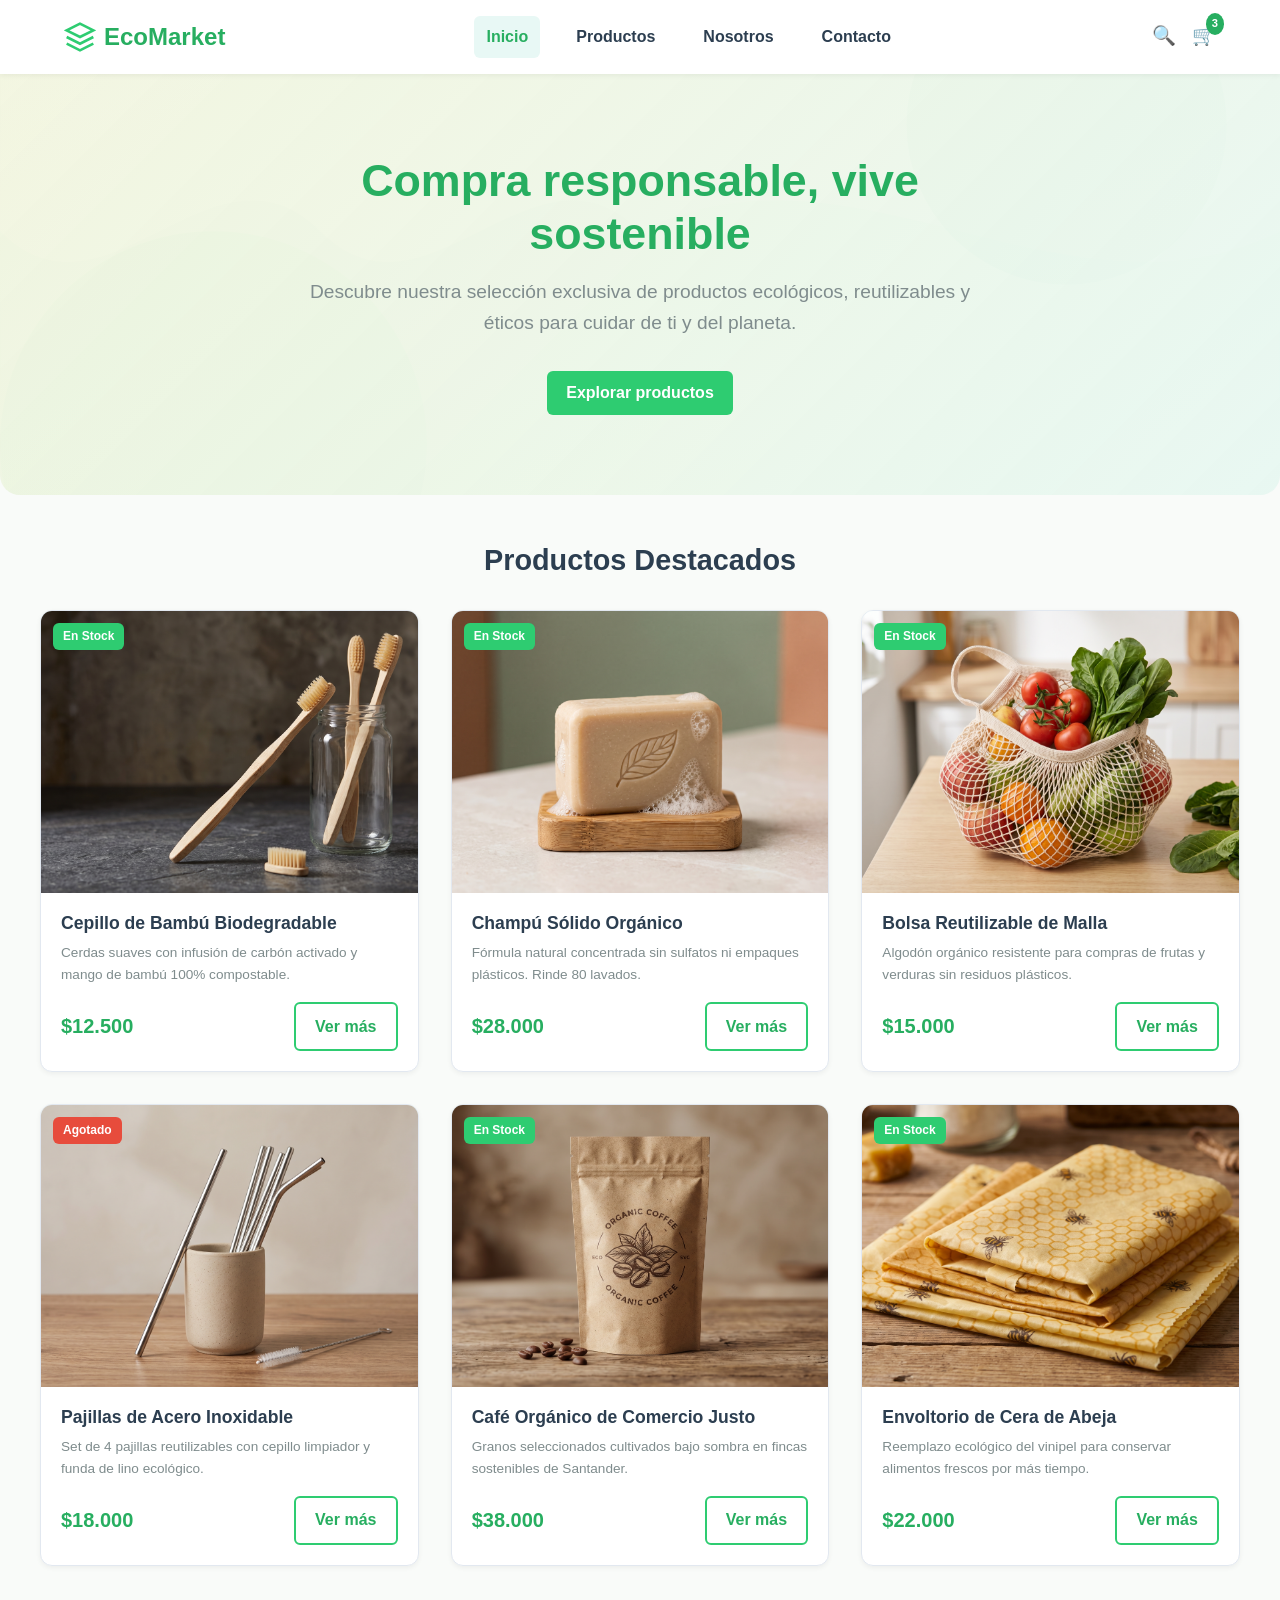
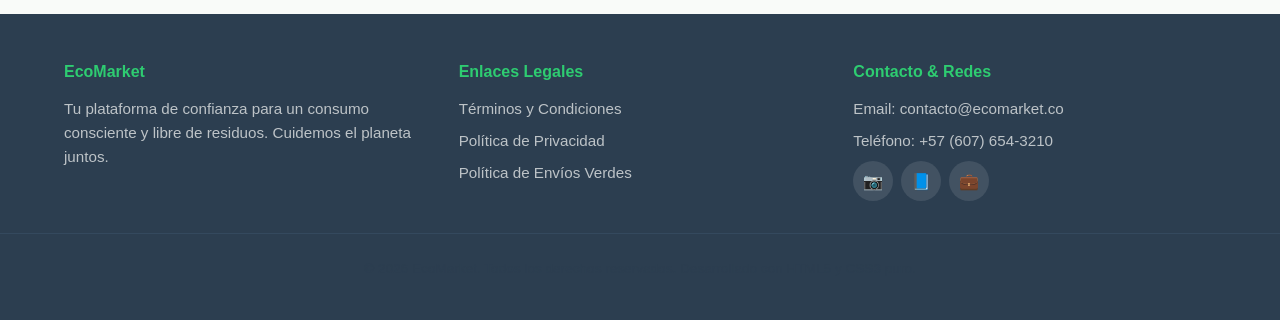
<file: index.html>
<!DOCTYPE html>
<html lang="es">
<head>
  <meta charset="UTF-8">
  <meta name="viewport" content="width=device-width, initial-scale=1.0">
  <title>EcoMarket - Tienda de Productos Ecológicos y Sostenibles</title>
  <!-- Estilos CSS Modulares -->
  <link rel="stylesheet" href="css/main.css">
  <link rel="stylesheet" href="css/layout.css">
  <link rel="stylesheet" href="css/components.css">
  <link rel="stylesheet" href="css/animations.css">
</head>
<body>

  <!-- Encabezado / Header -->
  <header class="site-header">
    <div class="header-container container">
      <a href="index.html" class="logo">
        <svg class="logo-icon" viewBox="0 0 24 24" fill="none" stroke="#2ecc71" stroke-width="2">
          <path d="M12 2L2 7l10 5 10-5-10-5zM2 17l10 5 10-5M2 12l10 5 10-5"/>
        </svg>
        <span>EcoMarket</span>
      </a>

      <!-- Menú Responsivo sin JS (Checkbox Hack) -->
      <input type="checkbox" id="menu-toggle" class="menu-toggle">
      <label for="menu-toggle" class="hamburger">&#9776;</label>

      <nav class="nav-menu">
        <a href="index.html" class="nav-link active">Inicio</a>
        <a href="views/productos.html" class="nav-link">Productos</a>
        <a href="views/sobre-nosotros.html" class="nav-link">Nosotros</a>
        <a href="views/contacto.html" class="nav-link">Contacto</a>
      </nav>

      <div class="header-actions">
        <a href="views/productos.html" class="action-btn" title="Buscar">🔍</a>
        <a href="views/productos.html" class="action-btn" title="Carrito">
          🛒 <span class="badge-count">3</span>
        </a>
      </div>
    </div>
  </header>

  <!-- Banner Principal / Hero -->
  <section class="hero">
    <div class="hero-content animate-fade-in">
      <h1 class="hero-title">Compra responsable, vive sostenible</h1>
      <p class="hero-subtitle">Descubre nuestra selección exclusiva de productos ecológicos, reutilizables y éticos para cuidar de ti y del planeta.</p>
      <a href="views/productos.html" class="btn btn-primary">Explorar productos</a>
    </div>
  </section>

  <!-- Productos Destacados -->
  <main class="container section">
    <h2 style="text-align: center; margin-bottom: 2rem;">Productos Destacados</h2>
    
    <div class="products-grid grid-3">
      <!-- Tarjeta 1 -->
      <article class="product-card">
        <span class="badge-tag badge-stock">En Stock</span>
        <div class="product-img-wrap">
          <img src="img/products/p1.jpeg" alt="Cepillo de Bambú">
        </div>
        <div class="product-info">
          <h3 class="product-title">Cepillo de Bambú Biodegradable</h3>
          <p class="product-desc">Cerdas suaves con infusión de carbón activado y mango de bambú 100% compostable.</p>
          <div class="product-footer">
            <span class="product-price">$12.500</span>
            <a href="views/productos.html" class="btn btn-outline">Ver más</a>
          </div>
        </div>
      </article>

      <!-- Tarjeta 2 -->
      <article class="product-card">
        <span class="badge-tag badge-stock">En Stock</span>
        <div class="product-img-wrap">
          <img src="img/products/p3.jpeg" alt="Champú Sólido">
        </div>
        <div class="product-info">
          <h3 class="product-title">Champú Sólido Orgánico</h3>
          <p class="product-desc">Fórmula natural concentrada sin sulfatos ni empaques plásticos. Rinde 80 lavados.</p>
          <div class="product-footer">
            <span class="product-price">$28.000</span>
            <a href="views/productos.html" class="btn btn-outline">Ver más</a>
          </div>
        </div>
      </article>

      <!-- Tarjeta 3 -->
      <article class="product-card">
        <span class="badge-tag badge-stock">En Stock</span>
        <div class="product-img-wrap">
          <img src="img/products/p2.jpeg" alt="Bolsa de Malla">
        </div>
        <div class="product-info">
          <h3 class="product-title">Bolsa Reutilizable de Malla</h3>
          <p class="product-desc">Algodón orgánico resistente para compras de frutas y verduras sin residuos plásticos.</p>
          <div class="product-footer">
            <span class="product-price">$15.000</span>
            <a href="views/productos.html" class="btn btn-outline">Ver más</a>
          </div>
        </div>
      </article>

      <!-- Tarjeta 4 -->
      <article class="product-card">
        <span class="badge-tag badge-out">Agotado</span>
        <div class="product-img-wrap">
          <img src="img/products/p6.jpeg" alt="Pajillas de Acero">
        </div>
        <div class="product-info">
          <h3 class="product-title">Pajillas de Acero Inoxidable</h3>
          <p class="product-desc">Set de 4 pajillas reutilizables con cepillo limpiador y funda de lino ecológico.</p>
          <div class="product-footer">
            <span class="product-price">$18.000</span>
            <a href="views/productos.html" class="btn btn-outline">Ver más</a>
          </div>
        </div>
      </article>

      <!-- Tarjeta 5 -->
      <article class="product-card">
        <span class="badge-tag badge-stock">En Stock</span>
        <div class="product-img-wrap">
          <img src="img/products/p9.jpeg" alt="Café Ecológico">
        </div>
        <div class="product-info">
          <h3 class="product-title">Café Orgánico de Comercio Justo</h3>
          <p class="product-desc">Granos seleccionados cultivados bajo sombra en fincas sostenibles de Santander.</p>
          <div class="product-footer">
            <span class="product-price">$38.000</span>
            <a href="views/productos.html" class="btn btn-outline">Ver más</a>
          </div>
        </div>
      </article>

      <!-- Tarjeta 6 -->
      <article class="product-card">
        <span class="badge-tag badge-stock">En Stock</span>
        <div class="product-img-wrap">
          <img src="img/products/p14.jpeg" alt="Envoltorio Cera">
        </div>
        <div class="product-info">
          <h3 class="product-title">Envoltorio de Cera de Abeja</h3>
          <p class="product-desc">Reemplazo ecológico del vinipel para conservar alimentos frescos por más tiempo.</p>
          <div class="product-footer">
            <span class="product-price">$22.000</span>
            <a href="views/productos.html" class="btn btn-outline">Ver más</a>
          </div>
        </div>
      </article>
    </div>
  </main>

  <!-- Pie de Página / Footer -->
  <footer class="site-footer">
    <div class="container footer-grid">
      <div class="footer-col">
        <h4>EcoMarket</h4>
        <p>Tu plataforma de confianza para un consumo consciente y libre de residuos. Cuidemos el planeta juntos.</p>
      </div>
      <div class="footer-col">
        <h4>Enlaces Legales</h4>
        <ul>
          <li><a href="#">Términos y Condiciones</a></li>
          <li><a href="#">Política de Privacidad</a></li>
          <li><a href="#">Política de Envíos Verdes</a></li>
        </ul>
      </div>
      <div class="footer-col">
        <h4>Contacto & Redes</h4>
        <p>Email: contacto@ecomarket.co</p>
        <p>Teléfono: +57 (607) 654-3210</p>
        <div style="display: flex; gap: 0.5rem; margin-top: 0.5rem;">
          <a href="#" class="social-icon" title="Instagram">📷</a>
          <a href="#" class="social-icon" title="Facebook">📘</a>
          <a href="#" class="social-icon" title="LinkedIn">💼</a>
        </div>
      </div>
    </div>
    <div class="footer-bottom">
      <p>&copy; 2026 EcoMarket. Todos los derechos reservados. Desarrollado con HTML5 y CSS3 puro.</p>
    </div>
  </footer>

</body>
</html>
</file>
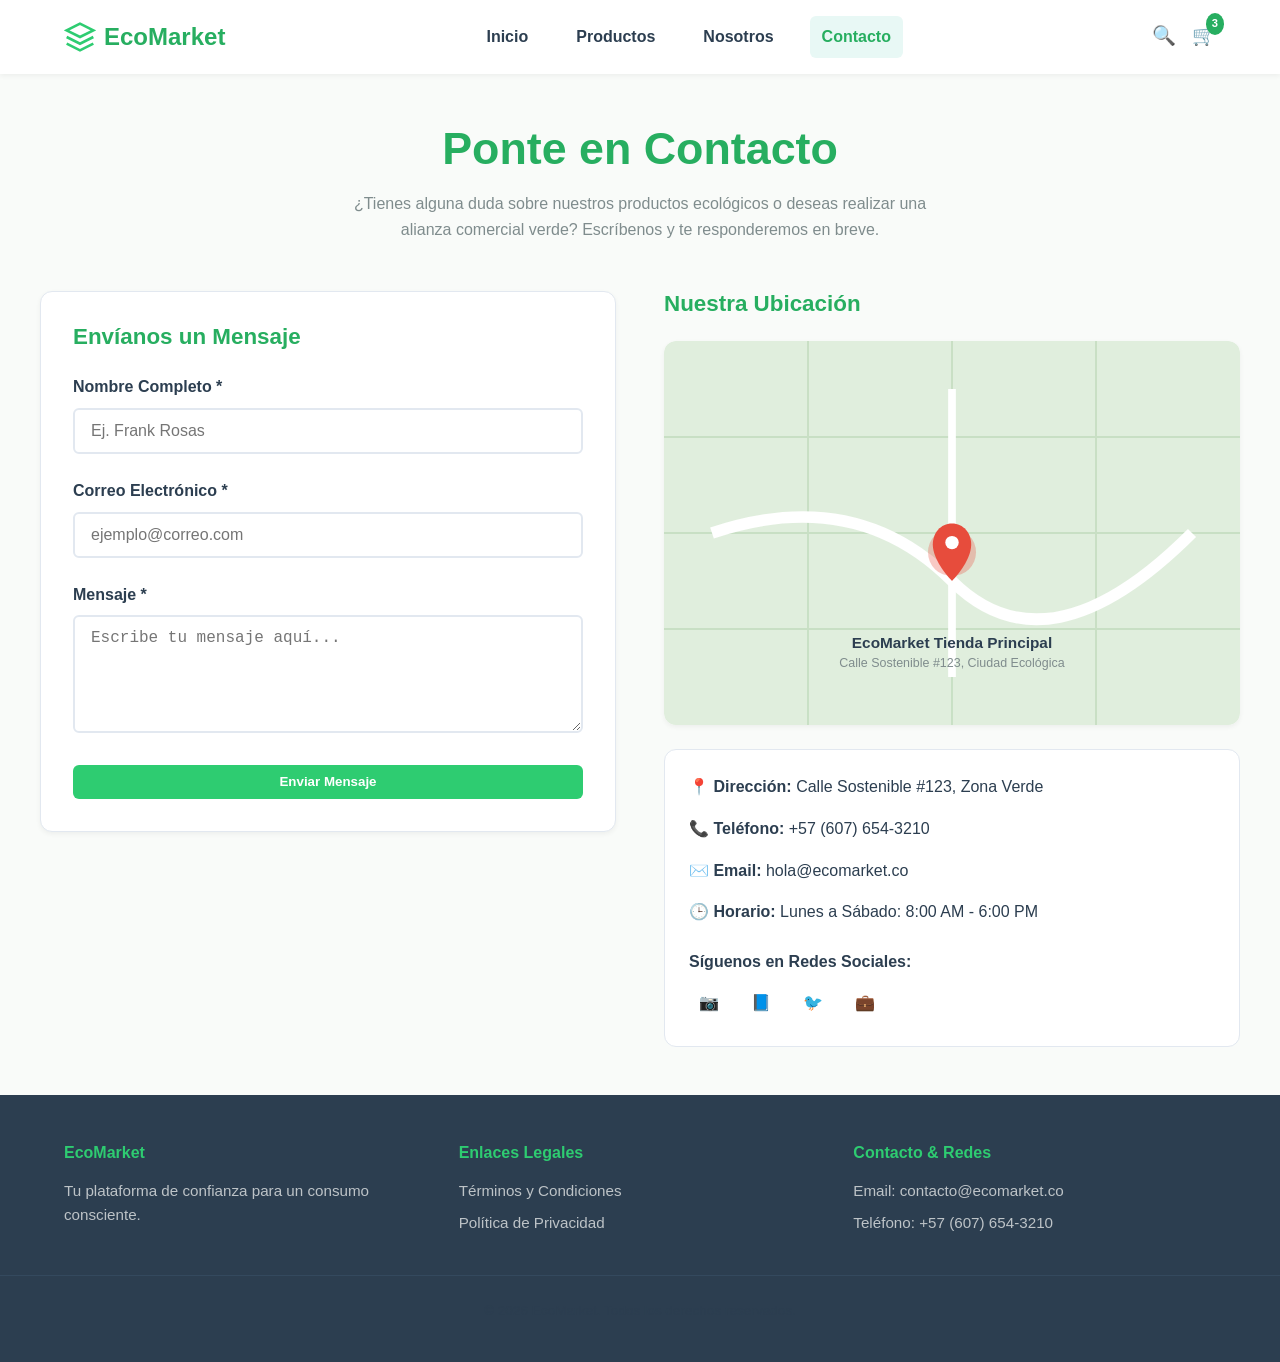
<file: views/contacto.html>
<!DOCTYPE html>
<html lang="es">
<head>
  <meta charset="UTF-8">
  <meta name="viewport" content="width=device-width, initial-scale=1.0">
  <title>Contacto - EcoMarket</title>
  <link rel="stylesheet" href="../css/main.css">
  <link rel="stylesheet" href="../css/layout.css">
  <link rel="stylesheet" href="../css/components.css">
  <link rel="stylesheet" href="../css/animations.css">
</head>
<body>

  <!-- Encabezado / Header -->
  <header class="site-header">
    <div class="header-container container">
      <a href="../index.html" class="logo">
        <svg class="logo-icon" viewBox="0 0 24 24" fill="none" stroke="#2ecc71" stroke-width="2">
          <path d="M12 2L2 7l10 5 10-5-10-5zM2 17l10 5 10-5M2 12l10 5 10-5"/>
        </svg>
        <span>EcoMarket</span>
      </a>

      <input type="checkbox" id="menu-toggle" class="menu-toggle">
      <label for="menu-toggle" class="hamburger">&#9776;</label>

      <nav class="nav-menu">
        <a href="../index.html" class="nav-link">Inicio</a>
        <a href="productos.html" class="nav-link">Productos</a>
        <a href="sobre-nosotros.html" class="nav-link">Nosotros</a>
        <a href="contacto.html" class="nav-link active">Contacto</a>
      </nav>

      <div class="header-actions">
        <a href="productos.html" class="action-btn" title="Buscar">🔍</a>
        <a href="productos.html" class="action-btn" title="Carrito">
          🛒 <span class="badge-count">3</span>
        </a>
      </div>
    </div>
  </header>

  <!-- Contenido Principal -->
  <main class="container section">
    <h1 style="text-align: center; margin-bottom: 1rem; color: var(--primary-dark);">Ponte en Contacto</h1>
    <p style="text-align: center; max-width: 600px; margin: 0 auto 3rem auto; color: var(--text-muted);">
      ¿Tienes alguna duda sobre nuestros productos ecológicos o deseas realizar una alianza comercial verde? Escríbenos y te responderemos en breve.
    </p>

    <div style="display: grid; grid-template-columns: repeat(auto-fit, minmax(320px, 1fr)); gap: 3rem; align-items: start;">
      
      <!-- Formulario Inteligente (Validación CSS :valid / :invalid) -->
      <form class="contact-form" action="#" method="get" style="background: var(--white); padding: 2rem; border-radius: var(--radius-md); box-shadow: var(--shadow-sm); border: 1px solid var(--border-color);">
        <h3 style="margin-bottom: 1.5rem; color: var(--primary-dark);">Envíanos un Mensaje</h3>
        
        <div class="form-group">
          <label for="nombre" class="form-label">Nombre Completo *</label>
          <input type="text" id="nombre" name="nombre" class="form-input" placeholder="Ej. Frank Rosas" required>
        </div>

        <div class="form-group">
          <label for="email" class="form-label">Correo Electrónico *</label>
          <input type="email" id="email" name="email" class="form-input" placeholder="ejemplo@correo.com" required>
        </div>

        <div class="form-group">
          <label for="mensaje" class="form-label">Mensaje *</label>
          <textarea id="mensaje" name="mensaje" class="form-textarea" rows="5" placeholder="Escribe tu mensaje aquí..." required></textarea>
        </div>

        <button type="submit" class="btn btn-primary" style="width: 100%;">Enviar Mensaje</button>
      </form>

      <!-- Información y Mapa de Ubicación -->
      <div>
        <h3 style="margin-bottom: 1.5rem; color: var(--primary-dark);">Nuestra Ubicación</h3>
        
        <div style="margin-bottom: 1.5rem; overflow: hidden; border-radius: var(--radius-md); box-shadow: var(--shadow-sm);">
          <img src="../img/icons/map.svg" alt="Mapa de Ubicación EcoMarket" style="width: 100%; display: block;">
        </div>

        <div style="background: var(--white); padding: 1.5rem; border-radius: var(--radius-md); border: 1px solid var(--border-color);">
          <p><strong>📍 Dirección:</strong> Calle Sostenible #123, Zona Verde</p>
          <p><strong>📞 Teléfono:</strong> +57 (607) 654-3210</p>
          <p><strong>✉️ Email:</strong> hola@ecomarket.co</p>
          <p><strong>🕒 Horario:</strong> Lunes a Sábado: 8:00 AM - 6:00 PM</p>
          
          <div style="margin-top: 1.5rem;">
            <strong style="display: block; margin-bottom: 0.5rem;">Síguenos en Redes Sociales:</strong>
            <div style="display: flex; gap: 0.75rem;">
              <a href="#" class="social-icon" title="Instagram">📷</a>
              <a href="#" class="social-icon" title="Facebook">📘</a>
              <a href="#" class="social-icon" title="Twitter">🐦</a>
              <a href="#" class="social-icon" title="LinkedIn">💼</a>
            </div>
          </div>
        </div>
      </div>

    </div>
  </main>

  <!-- Footer -->
  <footer class="site-footer">
    <div class="container footer-grid">
      <div class="footer-col">
        <h4>EcoMarket</h4>
        <p>Tu plataforma de confianza para un consumo consciente.</p>
      </div>
      <div class="footer-col">
        <h4>Enlaces Legales</h4>
        <ul>
          <li><a href="#">Términos y Condiciones</a></li>
          <li><a href="#">Política de Privacidad</a></li>
        </ul>
      </div>
      <div class="footer-col">
        <h4>Contacto & Redes</h4>
        <p>Email: contacto@ecomarket.co</p>
        <p>Teléfono: +57 (607) 654-3210</p>
      </div>
    </div>
    <div class="footer-bottom">
      <p>&copy; 2026 EcoMarket. Todos los derechos reservados.</p>
    </div>
  </footer>

</body>
</html>
</file>
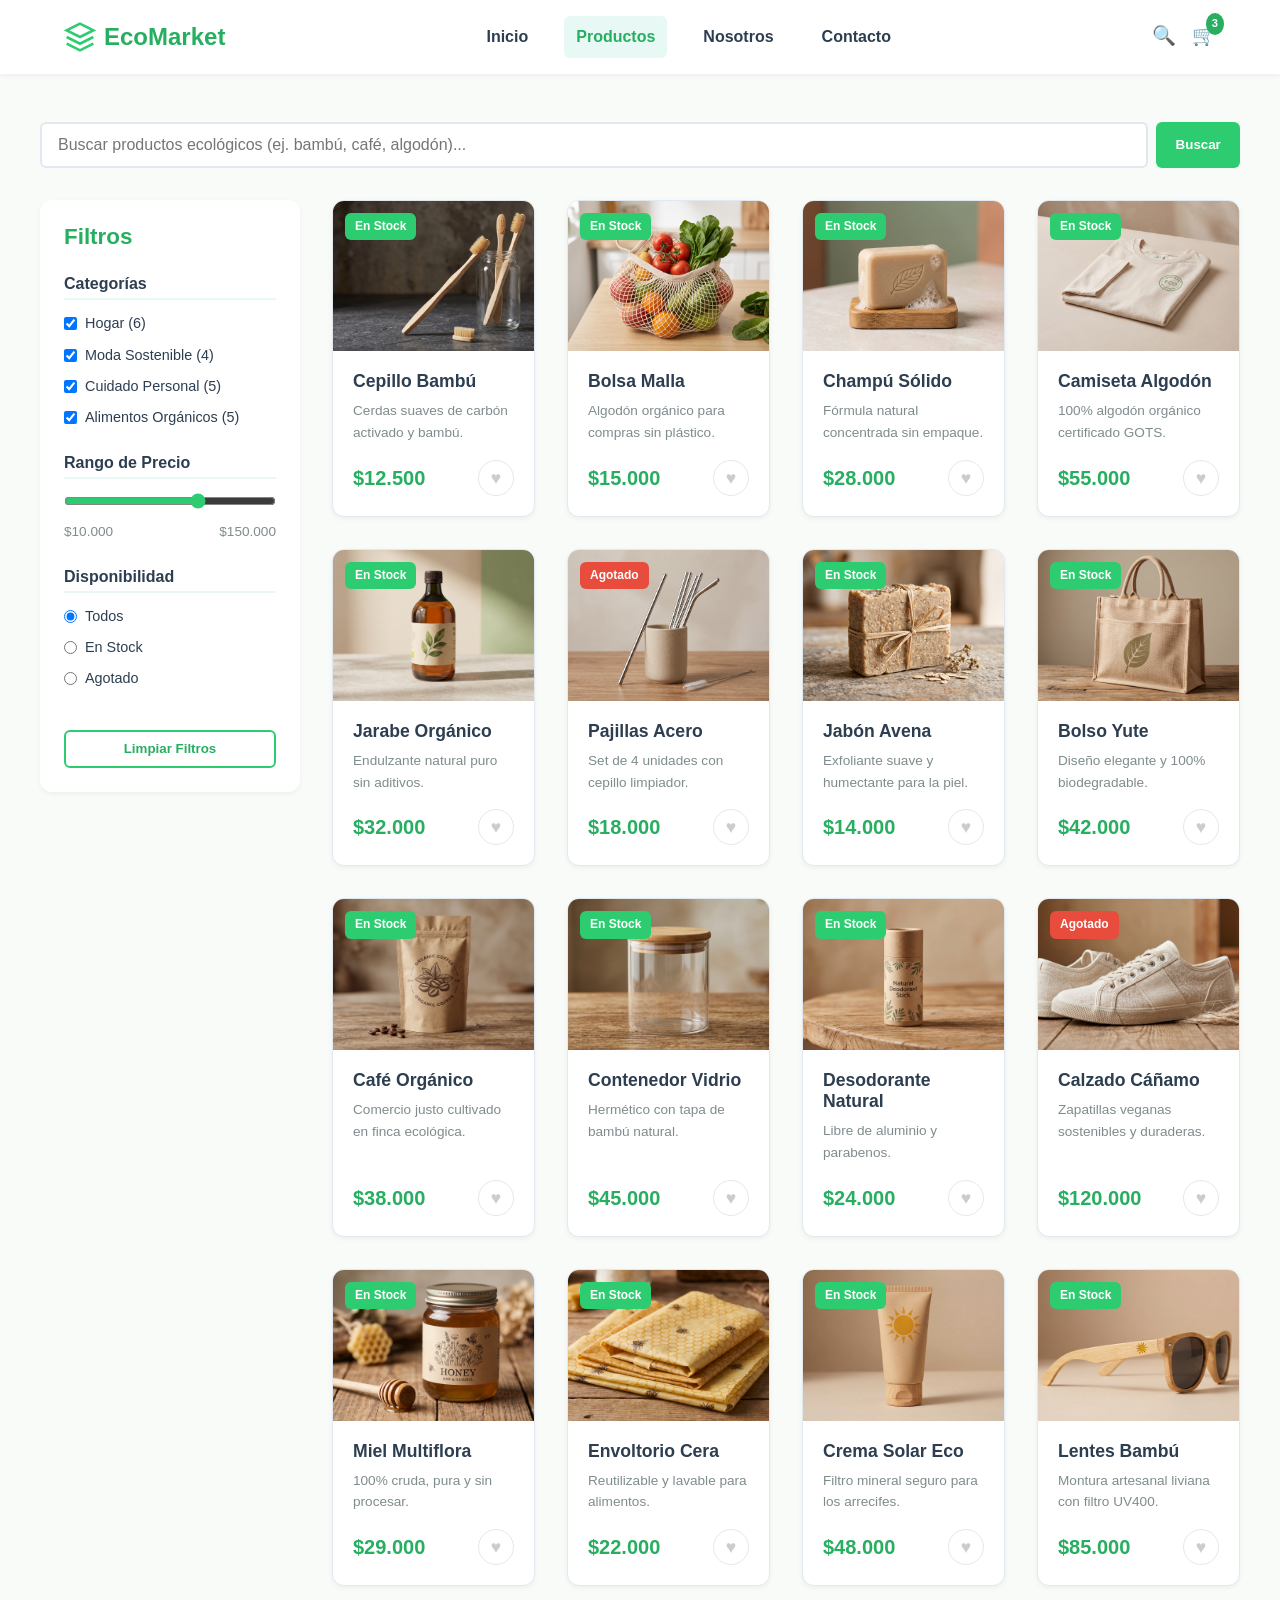
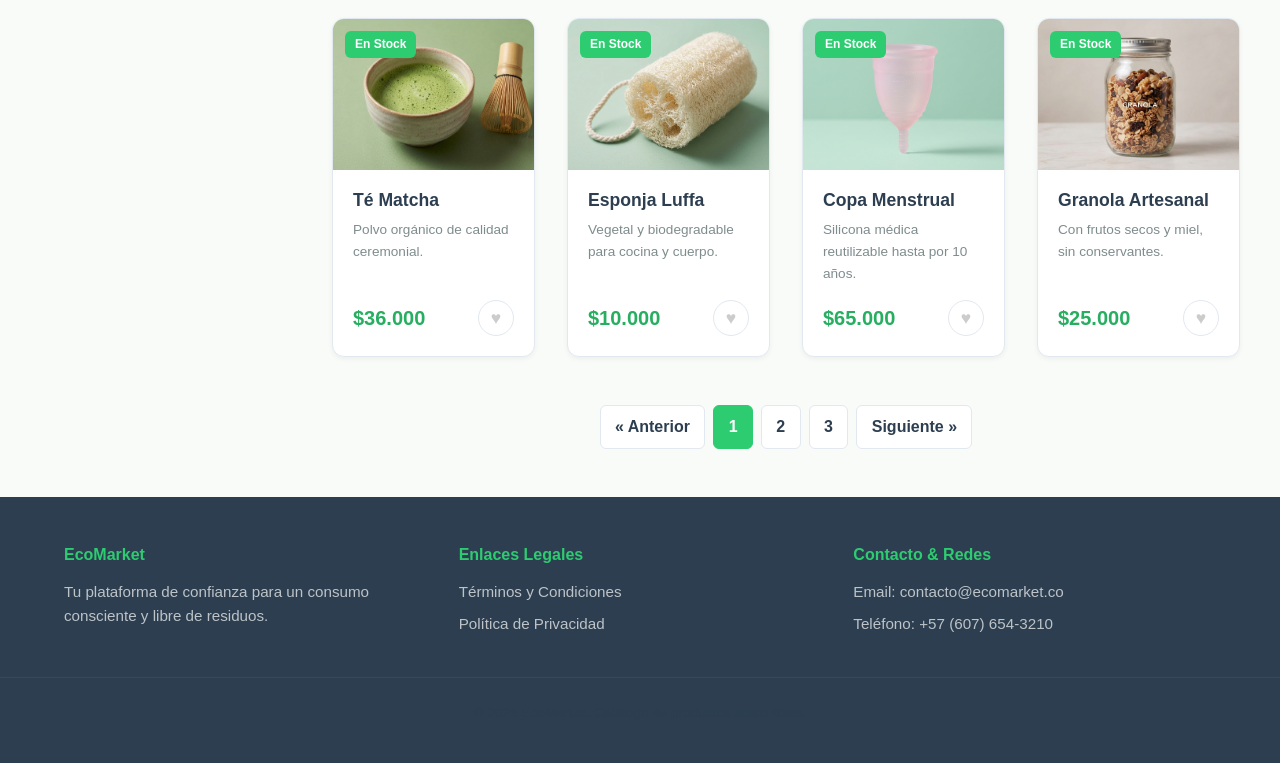
<file: views/productos.html>
<!DOCTYPE html>
<html lang="es">
<head>
  <meta charset="UTF-8">
  <meta name="viewport" content="width=device-width, initial-scale=1.0">
  <title>Catálogo de Productos - EcoMarket</title>
  <link rel="stylesheet" href="../css/main.css">
  <link rel="stylesheet" href="../css/layout.css">
  <link rel="stylesheet" href="../css/components.css">
  <link rel="stylesheet" href="../css/animations.css">
</head>
<body>

  <!-- Encabezado / Header -->
  <header class="site-header">
    <div class="header-container container">
      <a href="../index.html" class="logo">
        <svg class="logo-icon" viewBox="0 0 24 24" fill="none" stroke="#2ecc71" stroke-width="2">
          <path d="M12 2L2 7l10 5 10-5-10-5zM2 17l10 5 10-5M2 12l10 5 10-5"/>
        </svg>
        <span>EcoMarket</span>
      </a>

      <input type="checkbox" id="menu-toggle" class="menu-toggle">
      <label for="menu-toggle" class="hamburger">&#9776;</label>

      <nav class="nav-menu">
        <a href="../index.html" class="nav-link">Inicio</a>
        <a href="productos.html" class="nav-link active">Productos</a>
        <a href="sobre-nosotros.html" class="nav-link">Nosotros</a>
        <a href="contacto.html" class="nav-link">Contacto</a>
      </nav>

      <div class="header-actions">
        <a href="productos.html" class="action-btn" title="Buscar">🔍</a>
        <a href="productos.html" class="action-btn" title="Carrito">
          🛒 <span class="badge-count">3</span>
        </a>
      </div>
    </div>
  </header>

  <!-- Contenido Principal Catálogo -->
  <main class="container section">
    
    <!-- Barra Superior de Búsqueda -->
    <div class="search-bar">
      <input type="text" class="search-input" placeholder="Buscar productos ecológicos (ej. bambú, café, algodón)...">
      <button class="btn btn-primary">Buscar</button>
    </div>

    <div class="catalog-layout">
      <!-- Sidebar de Filtros (Sticky) -->
      <aside class="sticky-sidebar">
        <h3 style="margin-bottom: 1.5rem; color: var(--primary-dark);">Filtros</h3>

        <!-- Categorías -->
        <div class="filter-group">
          <h4 class="filter-title">Categorías</h4>
          <ul class="filter-list">
            <li><label class="filter-label"><input type="checkbox" checked> Hogar (6)</label></li>
            <li><label class="filter-label"><input type="checkbox" checked> Moda Sostenible (4)</label></li>
            <li><label class="filter-label"><input type="checkbox" checked> Cuidado Personal (5)</label></li>
            <li><label class="filter-label"><input type="checkbox" checked> Alimentos Orgánicos (5)</label></li>
          </ul>
        </div>

        <!-- Rango de Precios -->
        <div class="filter-group">
          <h4 class="filter-title">Rango de Precio</h4>
          <input type="range" class="range-slider" min="10000" max="150000" step="5000" value="100000">
          <div style="display: flex; justify-content: space-between; font-size: 0.85rem; color: var(--text-muted); margin-top: 0.3rem;">
            <span>$10.000</span>
            <span>$150.000</span>
          </div>
        </div>

        <!-- Disponibilidad -->
        <div class="filter-group">
          <h4 class="filter-title">Disponibilidad</h4>
          <ul class="filter-list">
            <li><label class="filter-label"><input type="radio" name="stock" checked> Todos</label></li>
            <li><label class="filter-label"><input type="radio" name="stock"> En Stock</label></li>
            <li><label class="filter-label"><input type="radio" name="stock"> Agotado</label></li>
          </ul>
        </div>

        <button class="btn btn-outline" style="width: 100%; margin-top: 1rem;">Limpiar Filtros</button>
      </aside>

      <!-- Grid de 20 Productos (4 col Desktop -> 2 Tablet -> 1 Móvil) -->
      <section>
        <div class="products-grid grid-4">
          
          <!-- Producto 1 -->
          <article class="product-card">
            <span class="badge-tag badge-stock">En Stock</span>
            <div class="product-img-wrap">
              <img src="../img/products/p1.jpeg" alt="Cepillo Bambú">
            </div>
            <div class="product-info">
              <h3 class="product-title">Cepillo Bambú</h3>
              <p class="product-desc">Cerdas suaves de carbón activado y bambú.</p>
              <div class="product-footer">
                <span class="product-price">$12.500</span>
                <input type="checkbox" id="fav-1" class="fav-checkbox">
                <label for="fav-1" class="btn-fav" title="Favorito">♥</label>
              </div>
            </div>
          </article>

          <!-- Producto 2 -->
          <article class="product-card">
            <span class="badge-tag badge-stock">En Stock</span>
            <div class="product-img-wrap">
              <img src="../img/products/p2.jpeg" alt="Bolsa Malla">
            </div>
            <div class="product-info">
              <h3 class="product-title">Bolsa Malla</h3>
              <p class="product-desc">Algodón orgánico para compras sin plástico.</p>
              <div class="product-footer">
                <span class="product-price">$15.000</span>
                <input type="checkbox" id="fav-2" class="fav-checkbox">
                <label for="fav-2" class="btn-fav" title="Favorito">♥</label>
              </div>
            </div>
          </article>

          <!-- Producto 3 -->
          <article class="product-card">
            <span class="badge-tag badge-stock">En Stock</span>
            <div class="product-img-wrap">
              <img src="../img/products/p3.jpeg" alt="Champú Sólido">
            </div>
            <div class="product-info">
              <h3 class="product-title">Champú Sólido</h3>
              <p class="product-desc">Fórmula natural concentrada sin empaque.</p>
              <div class="product-footer">
                <span class="product-price">$28.000</span>
                <input type="checkbox" id="fav-3" class="fav-checkbox">
                <label for="fav-3" class="btn-fav" title="Favorito">♥</label>
              </div>
            </div>
          </article>

          <!-- Producto 4 -->
          <article class="product-card">
            <span class="badge-tag badge-stock">En Stock</span>
            <div class="product-img-wrap">
              <img src="../img/products/p4.jpeg" alt="Camiseta Algodón">
            </div>
            <div class="product-info">
              <h3 class="product-title">Camiseta Algodón</h3>
              <p class="product-desc">100% algodón orgánico certificado GOTS.</p>
              <div class="product-footer">
                <span class="product-price">$55.000</span>
                <input type="checkbox" id="fav-4" class="fav-checkbox">
                <label for="fav-4" class="btn-fav" title="Favorito">♥</label>
              </div>
            </div>
          </article>

          <!-- Producto 5 -->
          <article class="product-card">
            <span class="badge-tag badge-stock">En Stock</span>
            <div class="product-img-wrap">
              <img src="../img/products/p5.jpeg" alt="Jarabe Orgánico">
            </div>
            <div class="product-info">
              <h3 class="product-title">Jarabe Orgánico</h3>
              <p class="product-desc">Endulzante natural puro sin aditivos.</p>
              <div class="product-footer">
                <span class="product-price">$32.000</span>
                <input type="checkbox" id="fav-5" class="fav-checkbox">
                <label for="fav-5" class="btn-fav" title="Favorito">♥</label>
              </div>
            </div>
          </article>

          <!-- Producto 6 -->
          <article class="product-card">
            <span class="badge-tag badge-out">Agotado</span>
            <div class="product-img-wrap">
              <img src="../img/products/p6.jpeg" alt="Pajillas Acero">
            </div>
            <div class="product-info">
              <h3 class="product-title">Pajillas Acero</h3>
              <p class="product-desc">Set de 4 unidades con cepillo limpiador.</p>
              <div class="product-footer">
                <span class="product-price">$18.000</span>
                <input type="checkbox" id="fav-6" class="fav-checkbox">
                <label for="fav-6" class="btn-fav" title="Favorito">♥</label>
              </div>
            </div>
          </article>

          <!-- Producto 7 -->
          <article class="product-card">
            <span class="badge-tag badge-stock">En Stock</span>
            <div class="product-img-wrap">
              <img src="../img/products/p7.jpeg" alt="Jabón Avena">
            </div>
            <div class="product-info">
              <h3 class="product-title">Jabón Avena</h3>
              <p class="product-desc">Exfoliante suave y humectante para la piel.</p>
              <div class="product-footer">
                <span class="product-price">$14.000</span>
                <input type="checkbox" id="fav-7" class="fav-checkbox">
                <label for="fav-7" class="btn-fav" title="Favorito">♥</label>
              </div>
            </div>
          </article>

          <!-- Producto 8 -->
          <article class="product-card">
            <span class="badge-tag badge-stock">En Stock</span>
            <div class="product-img-wrap">
              <img src="../img/products/p8.jpeg" alt="Bolso Yute">
            </div>
            <div class="product-info">
              <h3 class="product-title">Bolso Yute</h3>
              <p class="product-desc">Diseño elegante y 100% biodegradable.</p>
              <div class="product-footer">
                <span class="product-price">$42.000</span>
                <input type="checkbox" id="fav-8" class="fav-checkbox">
                <label for="fav-8" class="btn-fav" title="Favorito">♥</label>
              </div>
            </div>
          </article>

          <!-- Producto 9 -->
          <article class="product-card">
            <span class="badge-tag badge-stock">En Stock</span>
            <div class="product-img-wrap">
              <img src="../img/products/p9.jpeg" alt="Café Orgánico">
            </div>
            <div class="product-info">
              <h3 class="product-title">Café Orgánico</h3>
              <p class="product-desc">Comercio justo cultivado en finca ecológica.</p>
              <div class="product-footer">
                <span class="product-price">$38.000</span>
                <input type="checkbox" id="fav-9" class="fav-checkbox">
                <label for="fav-9" class="btn-fav" title="Favorito">♥</label>
              </div>
            </div>
          </article>

          <!-- Producto 10 -->
          <article class="product-card">
            <span class="badge-tag badge-stock">En Stock</span>
            <div class="product-img-wrap">
              <img src="../img/products/p10.jpeg" alt="Contenedor Vidrio">
            </div>
            <div class="product-info">
              <h3 class="product-title">Contenedor Vidrio</h3>
              <p class="product-desc">Hermético con tapa de bambú natural.</p>
              <div class="product-footer">
                <span class="product-price">$45.000</span>
                <input type="checkbox" id="fav-10" class="fav-checkbox">
                <label for="fav-10" class="btn-fav" title="Favorito">♥</label>
              </div>
            </div>
          </article>

          <!-- Producto 11 -->
          <article class="product-card">
            <span class="badge-tag badge-stock">En Stock</span>
            <div class="product-img-wrap">
              <img src="../img/products/p11.jpeg" alt="Desodorante Natural">
            </div>
            <div class="product-info">
              <h3 class="product-title">Desodorante Natural</h3>
              <p class="product-desc">Libre de aluminio y parabenos.</p>
              <div class="product-footer">
                <span class="product-price">$24.000</span>
                <input type="checkbox" id="fav-11" class="fav-checkbox">
                <label for="fav-11" class="btn-fav" title="Favorito">♥</label>
              </div>
            </div>
          </article>

          <!-- Producto 12 -->
          <article class="product-card">
            <span class="badge-tag badge-out">Agotado</span>
            <div class="product-img-wrap">
              <img src="../img/products/p12.jpeg" alt="Calzado Cáñamo">
            </div>
            <div class="product-info">
              <h3 class="product-title">Calzado Cáñamo</h3>
              <p class="product-desc">Zapatillas veganas sostenibles y duraderas.</p>
              <div class="product-footer">
                <span class="product-price">$120.000</span>
                <input type="checkbox" id="fav-12" class="fav-checkbox">
                <label for="fav-12" class="btn-fav" title="Favorito">♥</label>
              </div>
            </div>
          </article>

          <!-- Producto 13 -->
          <article class="product-card">
            <span class="badge-tag badge-stock">En Stock</span>
            <div class="product-img-wrap">
              <img src="../img/products/p13.jpeg" alt="Miel Multiflora">
            </div>
            <div class="product-info">
              <h3 class="product-title">Miel Multiflora</h3>
              <p class="product-desc">100% cruda, pura y sin procesar.</p>
              <div class="product-footer">
                <span class="product-price">$29.000</span>
                <input type="checkbox" id="fav-13" class="fav-checkbox">
                <label for="fav-13" class="btn-fav" title="Favorito">♥</label>
              </div>
            </div>
          </article>

          <!-- Producto 14 -->
          <article class="product-card">
            <span class="badge-tag badge-stock">En Stock</span>
            <div class="product-img-wrap">
              <img src="../img/products/p14.jpeg" alt="Envoltorio Cera">
            </div>
            <div class="product-info">
              <h3 class="product-title">Envoltorio Cera</h3>
              <p class="product-desc">Reutilizable y lavable para alimentos.</p>
              <div class="product-footer">
                <span class="product-price">$22.000</span>
                <input type="checkbox" id="fav-14" class="fav-checkbox">
                <label for="fav-14" class="btn-fav" title="Favorito">♥</label>
              </div>
            </div>
          </article>

          <!-- Producto 15 -->
          <article class="product-card">
            <span class="badge-tag badge-stock">En Stock</span>
            <div class="product-img-wrap">
              <img src="../img/products/p15.jpeg" alt="Crema Solar Eco">
            </div>
            <div class="product-info">
              <h3 class="product-title">Crema Solar Eco</h3>
              <p class="product-desc">Filtro mineral seguro para los arrecifes.</p>
              <div class="product-footer">
                <span class="product-price">$48.000</span>
                <input type="checkbox" id="fav-15" class="fav-checkbox">
                <label for="fav-15" class="btn-fav" title="Favorito">♥</label>
              </div>
            </div>
          </article>

          <!-- Producto 16 -->
          <article class="product-card">
            <span class="badge-tag badge-stock">En Stock</span>
            <div class="product-img-wrap">
              <img src="../img/products/p16.jpeg" alt="Lentes Bambú">
            </div>
            <div class="product-info">
              <h3 class="product-title">Lentes Bambú</h3>
              <p class="product-desc">Montura artesanal liviana con filtro UV400.</p>
              <div class="product-footer">
                <span class="product-price">$85.000</span>
                <input type="checkbox" id="fav-16" class="fav-checkbox">
                <label for="fav-16" class="btn-fav" title="Favorito">♥</label>
              </div>
            </div>
          </article>

          <!-- Producto 17 -->
          <article class="product-card">
            <span class="badge-tag badge-stock">En Stock</span>
            <div class="product-img-wrap">
              <img src="../img/products/p17.jpeg" alt="Té Verde Matcha">
            </div>
            <div class="product-info">
              <h3 class="product-title">Té Matcha</h3>
              <p class="product-desc">Polvo orgánico de calidad ceremonial.</p>
              <div class="product-footer">
                <span class="product-price">$36.000</span>
                <input type="checkbox" id="fav-17" class="fav-checkbox">
                <label for="fav-17" class="btn-fav" title="Favorito">♥</label>
              </div>
            </div>
          </article>

          <!-- Producto 18 -->
          <article class="product-card">
            <span class="badge-tag badge-stock">En Stock</span>
            <div class="product-img-wrap">
              <img src="../img/products/p18.jpeg" alt="Esponja Luffa">
            </div>
            <div class="product-info">
              <h3 class="product-title">Esponja Luffa</h3>
              <p class="product-desc">Vegetal y biodegradable para cocina y cuerpo.</p>
              <div class="product-footer">
                <span class="product-price">$10.000</span>
                <input type="checkbox" id="fav-18" class="fav-checkbox">
                <label for="fav-18" class="btn-fav" title="Favorito">♥</label>
              </div>
            </div>
          </article>

          <!-- Producto 19 -->
          <article class="product-card">
            <span class="badge-tag badge-stock">En Stock</span>
            <div class="product-img-wrap">
              <img src="../img/products/p19.jpeg" alt="Copa Menstrual">
            </div>
            <div class="product-info">
              <h3 class="product-title">Copa Menstrual</h3>
              <p class="product-desc">Silicona médica reutilizable hasta por 10 años.</p>
              <div class="product-footer">
                <span class="product-price">$65.000</span>
                <input type="checkbox" id="fav-19" class="fav-checkbox">
                <label for="fav-19" class="btn-fav" title="Favorito">♥</label>
              </div>
            </div>
          </article>

          <!-- Producto 20 -->
          <article class="product-card">
            <span class="badge-tag badge-stock">En Stock</span>
            <div class="product-img-wrap">
              <img src="../img/products/p20.jpeg" alt="Granola Artesanal">
            </div>
            <div class="product-info">
              <h3 class="product-title">Granola Artesanal</h3>
              <p class="product-desc">Con frutos secos y miel, sin conservantes.</p>
              <div class="product-footer">
                <span class="product-price">$25.000</span>
                <input type="checkbox" id="fav-20" class="fav-checkbox">
                <label for="fav-20" class="btn-fav" title="Favorito">♥</label>
              </div>
            </div>
          </article>

        </div>

        <!-- Paginación Visual -->
        <div class="pagination">
          <a href="#" class="page-item">&laquo; Anterior</a>
          <a href="#" class="page-item active">1</a>
          <a href="#" class="page-item">2</a>
          <a href="#" class="page-item">3</a>
          <a href="#" class="page-item">Siguiente &raquo;</a>
        </div>
      </section>
    </div>

  </main>

  <!-- Footer -->
  <footer class="site-footer">
    <div class="container footer-grid">
      <div class="footer-col">
        <h4>EcoMarket</h4>
        <p>Tu plataforma de confianza para un consumo consciente y libre de residuos.</p>
      </div>
      <div class="footer-col">
        <h4>Enlaces Legales</h4>
        <ul>
          <li><a href="#">Términos y Condiciones</a></li>
          <li><a href="#">Política de Privacidad</a></li>
        </ul>
      </div>
      <div class="footer-col">
        <h4>Contacto & Redes</h4>
        <p>Email: contacto@ecomarket.co</p>
        <p>Teléfono: +57 (607) 654-3210</p>
      </div>
    </div>
    <div class="footer-bottom">
      <p>&copy; 2026 EcoMarket. Catálogo de productos sostenibles.</p>
    </div>
  </footer>

</body>
</html>
</file>
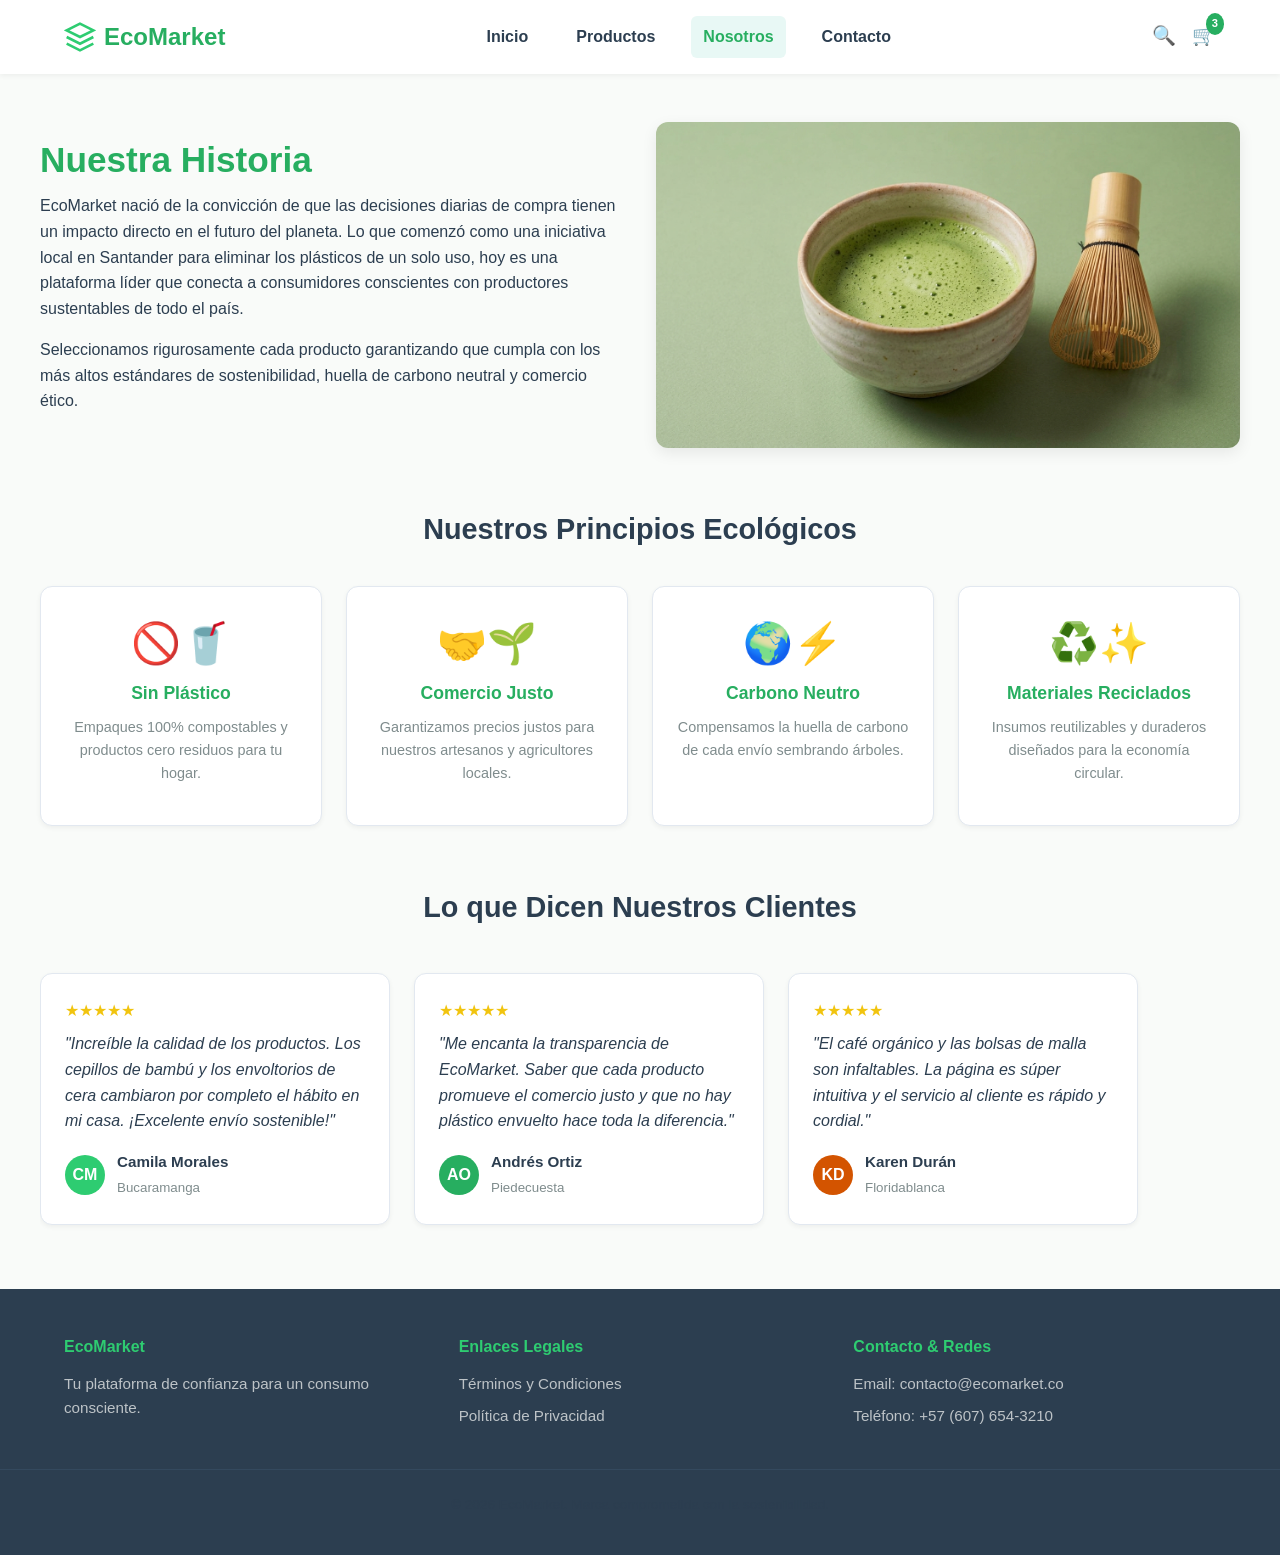
<file: views/sobre-nosotros.html>
<!DOCTYPE html>
<html lang="es">
<head>
  <meta charset="UTF-8">
  <meta name="viewport" content="width=device-width, initial-scale=1.0">
  <title>Sobre Nosotros - EcoMarket</title>
  <link rel="stylesheet" href="../css/main.css">
  <link rel="stylesheet" href="../css/layout.css">
  <link rel="stylesheet" href="../css/components.css">
  <link rel="stylesheet" href="../css/animations.css">
</head>
<body>

  <!-- Encabezado / Header -->
  <header class="site-header">
    <div class="header-container container">
      <a href="../index.html" class="logo">
        <svg class="logo-icon" viewBox="0 0 24 24" fill="none" stroke="#2ecc71" stroke-width="2">
          <path d="M12 2L2 7l10 5 10-5-10-5zM2 17l10 5 10-5M2 12l10 5 10-5"/>
        </svg>
        <span>EcoMarket</span>
      </a>

      <input type="checkbox" id="menu-toggle" class="menu-toggle">
      <label for="menu-toggle" class="hamburger">&#9776;</label>

      <nav class="nav-menu">
        <a href="../index.html" class="nav-link">Inicio</a>
        <a href="productos.html" class="nav-link">Productos</a>
        <a href="sobre-nosotros.html" class="nav-link active">Nosotros</a>
        <a href="contacto.html" class="nav-link">Contacto</a>
      </nav>

      <div class="header-actions">
        <a href="productos.html" class="action-btn" title="Buscar">🔍</a>
        <a href="productos.html" class="action-btn" title="Carrito">
          🛒 <span class="badge-count">3</span>
        </a>
      </div>
    </div>
  </header>

  <!-- Contenido Principal -->
  <main class="container section">

    <!-- Sección Historia (Layout Flexbox) -->
    <section style="display: flex; flex-wrap: wrap; gap: 2rem; align-items: center; margin-bottom: 4rem;">
      <div style="flex: 1 1 400px;">
        <h2 style="color: var(--primary-dark); font-size: 2.2rem;">Nuestra Historia</h2>
        <p>EcoMarket nació de la convicción de que las decisiones diarias de compra tienen un impacto directo en el futuro del planeta. Lo que comenzó como una iniciativa local en Santander para eliminar los plásticos de un solo uso, hoy es una plataforma líder que conecta a consumidores conscientes con productores sustentables de todo el país.</p>
        <p>Seleccionamos rigurosamente cada producto garantizando que cumpla con los más altos estándares de sostenibilidad, huella de carbono neutral y comercio ético.</p>
      </div>
      <div style="flex: 1 1 400px; text-align: center;">
        <img src="../img/products/p17.jpeg" alt="Origen de EcoMarket" style="border-radius: var(--radius-md); box-shadow: var(--shadow-md); width: 100%; max-height: 350px; object-fit: cover;">
      </div>
    </section>

    <!-- Principios Ecológicos -->
    <section style="margin-bottom: 4rem;">
      <h2 style="text-align: center; margin-bottom: 2.5rem;">Nuestros Principios Ecológicos</h2>
      <div style="display: grid; grid-template-columns: repeat(auto-fit, minmax(220px, 1fr)); gap: 1.5rem;">
        
        <div style="background: var(--white); padding: 1.5rem; border-radius: var(--radius-md); text-align: center; border: 1px solid var(--border-color); box-shadow: var(--shadow-sm);">
          <div style="font-size: 2.5rem; margin-bottom: 0.5rem;">🚫🥤</div>
          <h3 style="font-size: 1.1rem; color: var(--primary-dark);">Sin Plástico</h3>
          <p style="font-size: 0.9rem; color: var(--text-muted);">Empaques 100% compostables y productos cero residuos para tu hogar.</p>
        </div>

        <div style="background: var(--white); padding: 1.5rem; border-radius: var(--radius-md); text-align: center; border: 1px solid var(--border-color); box-shadow: var(--shadow-sm);">
          <div style="font-size: 2.5rem; margin-bottom: 0.5rem;">🤝🌱</div>
          <h3 style="font-size: 1.1rem; color: var(--primary-dark);">Comercio Justo</h3>
          <p style="font-size: 0.9rem; color: var(--text-muted);">Garantizamos precios justos para nuestros artesanos y agricultores locales.</p>
        </div>

        <div style="background: var(--white); padding: 1.5rem; border-radius: var(--radius-md); text-align: center; border: 1px solid var(--border-color); box-shadow: var(--shadow-sm);">
          <div style="font-size: 2.5rem; margin-bottom: 0.5rem;">🌍⚡</div>
          <h3 style="font-size: 1.1rem; color: var(--primary-dark);">Carbono Neutro</h3>
          <p style="font-size: 0.9rem; color: var(--text-muted);">Compensamos la huella de carbono de cada envío sembrando árboles.</p>
        </div>

        <div style="background: var(--white); padding: 1.5rem; border-radius: var(--radius-md); text-align: center; border: 1px solid var(--border-color); box-shadow: var(--shadow-sm);">
          <div style="font-size: 2.5rem; margin-bottom: 0.5rem;">♻️✨</div>
          <h3 style="font-size: 1.1rem; color: var(--primary-dark);">Materiales Reciclados</h3>
          <p style="font-size: 0.9rem; color: var(--text-muted);">Insumos reutilizables y duraderos diseñados para la economía circular.</p>
        </div>

      </div>
    </section>

    <!-- Testimonios (Carrusel CSS) -->
    <section>
      <h2 style="text-align: center; margin-bottom: 2rem;">Lo que Dicen Nuestros Clientes</h2>
      
      <div class="testimonial-carousel">
        
        <div class="testimonial-card">
          <div class="stars">★★★★★</div>
          <p style="font-style: italic; margin-bottom: 1rem;">"Increíble la calidad de los productos. Los cepillos de bambú y los envoltorios de cera cambiaron por completo el hábito en mi casa. ¡Excelente envío sostenible!"</p>
          <div style="display: flex; align-items: center; gap: 0.75rem;">
            <div style="width: 40px; height: 40px; background: var(--primary-color); color: var(--white); border-radius: 50%; display: flex; align-items: center; justify-content: center; font-weight: bold;">CM</div>
            <div>
              <strong style="display: block; font-size: 0.95rem;">Camila Morales</strong>
              <small style="color: var(--text-muted);">Bucaramanga</small>
            </div>
          </div>
        </div>

        <div class="testimonial-card">
          <div class="stars">★★★★★</div>
          <p style="font-style: italic; margin-bottom: 1rem;">"Me encanta la transparencia de EcoMarket. Saber que cada producto promueve el comercio justo y que no hay plástico envuelto hace toda la diferencia."</p>
          <div style="display: flex; align-items: center; gap: 0.75rem;">
            <div style="width: 40px; height: 40px; background: var(--primary-dark); color: var(--white); border-radius: 50%; display: flex; align-items: center; justify-content: center; font-weight: bold;">AO</div>
            <div>
              <strong style="display: block; font-size: 0.95rem;">Andrés Ortiz</strong>
              <small style="color: var(--text-muted);">Piedecuesta</small>
            </div>
          </div>
        </div>

        <div class="testimonial-card">
          <div class="stars">★★★★★</div>
          <p style="font-style: italic; margin-bottom: 1rem;">"El café orgánico y las bolsas de malla son infaltables. La página es súper intuitiva y el servicio al cliente es rápido y cordial."</p>
          <div style="display: flex; align-items: center; gap: 0.75rem;">
            <div style="width: 40px; height: 40px; background: var(--accent-earth); color: var(--white); border-radius: 50%; display: flex; align-items: center; justify-content: center; font-weight: bold;">KD</div>
            <div>
              <strong style="display: block; font-size: 0.95rem;">Karen Durán</strong>
              <small style="color: var(--text-muted);">Floridablanca</small>
            </div>
          </div>
        </div>

      </div>
    </section>

  </main>

  <!-- Footer -->
  <footer class="site-footer">
    <div class="container footer-grid">
      <div class="footer-col">
        <h4>EcoMarket</h4>
        <p>Tu plataforma de confianza para un consumo consciente.</p>
      </div>
      <div class="footer-col">
        <h4>Enlaces Legales</h4>
        <ul>
          <li><a href="#">Términos y Condiciones</a></li>
          <li><a href="#">Política de Privacidad</a></li>
        </ul>
      </div>
      <div class="footer-col">
        <h4>Contacto & Redes</h4>
        <p>Email: contacto@ecomarket.co</p>
        <p>Teléfono: +57 (607) 654-3210</p>
      </div>
    </div>
    <div class="footer-bottom">
      <p>&copy; 2026 EcoMarket. Marca comprometida con la sostenibilidad.</p>
    </div>
  </footer>

</body>
</html>
</file>
<file: css/main.css>
/* ==========================================================================
   EcoMarket - main.css
   Reset, Variables Globales y Tipografía (Mobile-First)
   ========================================================================== */

:root {
  /* Paleta de Colores Naturales y Sostenibles */
  --primary-color: #2ecc71;
  --primary-dark: #27ae60;
  --primary-light: #e8f8f5;
  --accent-earth: #d35400;
  --bg-beige: #f5f5dc;
  --bg-light: #f9fbf9;
  --text-dark: #2c3e50;
  --text-muted: #7f8c8d;
  --white: #ffffff;
  --border-color: #e2e8f0;
  --danger-color: #e74c3c;
  --success-color: #2ecc71;

  /* Elevaciones y Sombras */
  --shadow-sm: 0 2px 5px rgba(0,0,0,0.05);
  --shadow-md: 0 5px 15px rgba(0,0,0,0.08);
  --shadow-lg: 0 10px 25px rgba(46, 204, 113, 0.15);

  /* Transiciones */
  --transition-fast: all 0.2s ease;
  --transition-normal: all 0.3s ease;

  /* Bordes */
  --radius-sm: 6px;
  --radius-md: 12px;
  --radius-lg: 20px;
}

/* Reset Universal */
*, *::before, *::after {
  box-sizing: border-box;
  margin: 0;
  padding: 0;
}

html {
  font-size: 16px;
  scroll-behavior: smooth;
}

body {
  font-family: 'Segoe UI', Roboto, Helvetica, Arial, sans-serif;
  background-color: var(--bg-light);
  color: var(--text-dark);
  line-height: 1.6;
  display: flex;
  flex-direction: column;
  min-height: 100vh;
}

a {
  color: inherit;
  text-decoration: none;
}

img {
  max-width: 100%;
  height: auto;
  display: block;
}

ul, ol {
  list-style: none;
}

/* Tipografía Semántica */
h1, h2, h3, h4, h5, h6 {
  color: var(--text-dark);
  font-weight: 700;
  line-height: 1.2;
  margin-bottom: 0.75rem;
}

h1 { font-size: 2.2rem; }
h2 { font-size: 1.8rem; }
h3 { font-size: 1.4rem; }
p { margin-bottom: 1rem; color: var(--text-dark); }
</file>
<file: css/layout.css>
/* ==========================================================================
   EcoMarket - layout.css
   Header, Footer, Contenedores y Sistema de Grid Responsivo
   ========================================================================== */

.container {
  width: 100%;
  max-width: 1200px;
  margin: 0 auto;
  padding: 0 1.5rem;
}

.section {
  padding: 3rem 0;
}

/* Header y Navegación */
.site-header {
  background-color: var(--white);
  box-shadow: var(--shadow-sm);
  position: sticky;
  top: 0;
  z-index: 1000;
}

.header-container {
  display: flex;
  align-items: center;
  justify-content: space-between;
  padding: 1rem 1.5rem;
}

.logo {
  display: flex;
  align-items: center;
  gap: 0.5rem;
  font-size: 1.5rem;
  font-weight: 800;
  color: var(--primary-dark);
}

.logo-icon {
  width: 32px;
  height: 32px;
}

.nav-menu {
  display: flex;
  gap: 1.5rem;
  align-items: center;
}

.nav-link {
  font-weight: 600;
  color: var(--text-dark);
  padding: 0.5rem 0.75rem;
  border-radius: var(--radius-sm);
  transition: var(--transition-fast);
}

.nav-link:hover,
.nav-link.active {
  color: var(--primary-dark);
  background-color: var(--primary-light);
}

.header-actions {
  display: flex;
  align-items: center;
  gap: 1rem;
}

.action-btn {
  background: none;
  border: none;
  cursor: pointer;
  position: relative;
  font-size: 1.2rem;
  color: var(--text-dark);
}

.badge-count {
  position: absolute;
  top: -8px;
  right: -8px;
  background-color: var(--primary-dark);
  color: var(--white);
  font-size: 0.7rem;
  font-weight: bold;
  padding: 2px 6px;
  border-radius: 50%;
}

/* Toggle Menu para Mobile (Sin JS - Checkbox Hack) */
.menu-toggle {
  display: none;
}

.hamburger {
  display: none;
  font-size: 1.8rem;
  cursor: pointer;
  color: var(--text-dark);
}

/* Banner Hero */
.hero {
  background: linear-gradient(135deg, rgba(245,245,220,0.8), rgba(232,248,245,0.9)),
              url('../img/hero/hero-bg.svg') center/cover no-repeat;
  padding: 5rem 1.5rem;
  text-align: center;
  border-radius: 0 0 var(--radius-lg) var(--radius-lg);
}

.hero-content {
  max-width: 700px;
  margin: 0 auto;
}

.hero-title {
  font-size: 2.8rem;
  color: var(--primary-dark);
  margin-bottom: 1rem;
}

.hero-subtitle {
  font-size: 1.2rem;
  color: var(--text-muted);
  margin-bottom: 2rem;
}

/* Grids Responsivos */
.products-grid {
  display: grid;
  grid-template-columns: 1fr;
  gap: 2rem;
}

/* Layout del Catálogo (Sidebar + Grid) */
.catalog-layout {
  display: grid;
  grid-template-columns: 1fr;
  gap: 2rem;
}

.sticky-sidebar {
  background: var(--white);
  padding: 1.5rem;
  border-radius: var(--radius-md);
  box-shadow: var(--shadow-sm);
  height: fit-content;
}

/* Footer */
.site-footer {
  background-color: var(--text-dark);
  color: var(--white);
  margin-top: auto;
  padding: 3rem 0 1.5rem;
}

.footer-grid {
  display: grid;
  grid-template-columns: 1fr;
  gap: 2rem;
  margin-bottom: 2rem;
}

.footer-col h4 {
  color: var(--primary-color);
  margin-bottom: 1rem;
}

.footer-col p, .footer-col li {
  color: #bdc3c7;
  font-size: 0.95rem;
  margin-bottom: 0.5rem;
}

.footer-bottom {
  text-align: center;
  padding-top: 1.5rem;
  border-top: 1px solid #34495e;
  color: #7f8c8d;
  font-size: 0.85rem;
}

/* BREAKPOINTS RESPONSIVOS (Mobile First) */
@media (min-width: 768px) {
  .products-grid {
    grid-template-columns: repeat(2, 1fr);
  }

  .catalog-layout {
    grid-template-columns: 260px 1fr;
  }

  .sticky-sidebar {
    position: sticky;
    top: 90px;
  }

  .footer-grid {
    grid-template-columns: repeat(3, 1fr);
  }

  h1 { font-size: 2.8rem; }
}

@media (min-width: 1024px) {
  .products-grid.grid-4 {
    grid-template-columns: repeat(4, 1fr);
  }

  .products-grid.grid-3 {
    grid-template-columns: repeat(3, 1fr);
  }
}

@media (max-width: 767px) {
  .hamburger {
    display: block;
  }

  .nav-menu {
    position: absolute;
    top: 100%;
    left: 0;
    right: 0;
    background: var(--white);
    flex-direction: column;
    padding: 1.5rem;
    box-shadow: var(--shadow-md);
    display: none;
  }

  .menu-toggle:checked ~ .nav-menu {
    display: flex;
  }
}
</file>
<file: css/components.css>
/* ==========================================================================
   EcoMarket - components.css
   Tarjetas, Botones, Filtros, Barra de Búsqueda, Formularios y Paginación
   ========================================================================== */

/* Tarjeta de Producto */
.product-card {
  background: var(--white);
  border-radius: var(--radius-md);
  overflow: hidden;
  box-shadow: var(--shadow-sm);
  display: flex;
  flex-direction: column;
  position: relative;
  border: 1px solid var(--border-color);
  transition: var(--transition-normal);
}

.product-img-wrap {
  position: relative;
  padding-top: 75%; /* Aspect Ratio 4:3 */
  overflow: hidden;
  background-color: var(--primary-light);
}

.product-img-wrap img {
  position: absolute;
  top: 0;
  left: 0;
  width: 100%;
  height: 100%;
  object-fit: cover;
  transition: var(--transition-normal);
}

.product-info {
  padding: 1.25rem;
  display: flex;
  flex-direction: column;
  flex-grow: 1;
}

.product-title {
  font-size: 1.1rem;
  font-weight: 700;
  margin-bottom: 0.5rem;
}

.product-desc {
  font-size: 0.85rem;
  color: var(--text-muted);
  margin-bottom: 1rem;
  flex-grow: 1;
}

.product-footer {
  display: flex;
  align-items: center;
  justify-content: space-between;
  margin-top: auto;
}

.product-price {
  font-size: 1.25rem;
  font-weight: 800;
  color: var(--primary-dark);
}

/* Badges y Etiquetas */
.badge-tag {
  position: absolute;
  top: 12px;
  left: 12px;
  padding: 4px 10px;
  border-radius: var(--radius-sm);
  font-size: 0.75rem;
  font-weight: 700;
  z-index: 2;
}

.badge-stock {
  background-color: var(--primary-color);
  color: var(--white);
}

.badge-out {
  background-color: var(--danger-color);
  color: var(--white);
}

/* Botones */
.btn {
  display: inline-block;
  padding: 0.6rem 1.2rem;
  border-radius: var(--radius-sm);
  font-weight: 600;
  text-align: center;
  border: none;
  cursor: pointer;
  transition: var(--transition-fast);
}

.btn-primary {
  background-color: var(--primary-color);
  color: var(--white);
}

.btn-primary:hover {
  background-color: var(--primary-dark);
}

.btn-outline {
  border: 2px solid var(--primary-color);
  color: var(--primary-dark);
  background: transparent;
}

.btn-outline:hover {
  background-color: var(--primary-color);
  color: var(--white);
}

/* Botón Favoritos Interactivo (CSS Puro con Checkbox Hack o :active) */
.fav-checkbox {
  display: none;
}

.btn-fav {
  background: var(--white);
  border: 1px solid var(--border-color);
  border-radius: 50%;
  width: 36px;
  height: 36px;
  display: flex;
  align-items: center;
  justify-content: center;
  cursor: pointer;
  font-size: 1.1rem;
  color: #ccc;
  transition: var(--transition-fast);

  /* Evitar selección de texto */
  user-select: none;
  -webkit-user-select: none;
}

.fav-checkbox:checked + .btn-fav,
.btn-fav:active {
  color: #e74c3c;
  border-color: #e74c3c;
  background-color: #fceae8;
}

/* Barra de Búsqueda */
.search-bar {
  display: flex;
  gap: 0.5rem;
  margin-bottom: 2rem;
}

.search-input {
  width: 100%;
  padding: 0.75rem 1rem;
  border: 2px solid var(--border-color);
  border-radius: var(--radius-sm);
  font-size: 1rem;
  outline: none;
  transition: var(--transition-fast);
}

.search-input:focus {
  border-color: var(--primary-color);
}

/* Componente de Filtros */
.filter-group {
  margin-bottom: 1.5rem;
}

.filter-title {
  font-size: 1rem;
  font-weight: 700;
  margin-bottom: 0.75rem;
  border-bottom: 2px solid var(--primary-light);
  padding-bottom: 0.3rem;
}

.filter-list li {
  margin-bottom: 0.5rem;
}

.filter-label {
  display: flex;
  align-items: center;
  gap: 0.5rem;
  font-size: 0.9rem;
  cursor: pointer;
}

.range-slider {
  width: 100%;
  accent-color: var(--primary-color);
}

/* Paginación Visual */
.pagination {
  display: flex;
  justify-content: center;
  gap: 0.5rem;
  margin-top: 3rem;
}

.page-item {
  display: inline-block;
  padding: 0.5rem 0.9rem;
  border: 1px solid var(--border-color);
  border-radius: var(--radius-sm);
  background: var(--white);
  font-weight: 600;
}

.page-item.active,
.page-item:hover {
  background-color: var(--primary-color);
  color: var(--white);
  border-color: var(--primary-color);
}

/* Formulario Inteligente y Validación Visual (:valid / :invalid) */
.form-group {
  margin-bottom: 1.5rem;
}

.form-label {
  display: block;
  font-weight: 600;
  margin-bottom: 0.5rem;
}

.form-input,
.form-textarea {
  width: 100%;
  padding: 0.75rem 1rem;
  border: 2px solid var(--border-color);
  border-radius: var(--radius-sm);
  font-size: 1rem;
  outline: none;
  transition: var(--transition-fast);
  background-color: var(--white);
}

/* Validación con CSS Puro */
.form-input:focus,
.form-textarea:focus {
  border-color: var(--primary-color);
}

/* Borde verde para campos válidos cuando el usuario ha interactuado */
.form-input:not(:placeholder-shown):valid,
.form-textarea:not(:placeholder-shown):valid {
  border-color: var(--success-color);
  background-color: #f2fef6;
}

/* Borde rojo para campos inválidos cuando no están vacíos */
.form-input:not(:placeholder-shown):invalid,
.form-textarea:not(:placeholder-shown):invalid {
  border-color: var(--danger-color);
  background-color: #fdf2f2;
}

/* Carrusel CSS de Testimonios */
.testimonial-carousel {
  display: flex;
  gap: 1.5rem;
  overflow-x: auto;
  scroll-snap-type: x mandatory;
  padding: 1rem 0;
  -webkit-overflow-scrolling: touch;
}

.testimonial-card {
  min-width: 280px;
  max-width: 350px;
  flex: 0 0 100%;
  background: var(--white);
  padding: 1.5rem;
  border-radius: var(--radius-md);
  box-shadow: var(--shadow-sm);
  scroll-snap-align: center;
  border: 1px solid var(--border-color);
}

@media (min-width: 768px) {
  .testimonial-card {
    flex: 0 0 calc(33.333% - 1rem);
  }
}

.client-avatar {
  width: 50px;
  height: 50px;
  border-radius: 50%;
  object-fit: cover;
  margin-bottom: 1rem;
}

.stars {
  color: #f1c40f;
  margin-bottom: 0.5rem;
}
</file>
<file: css/animations.css>
/* ==========================================================================
   EcoMarket - animations.css
   Keyframes, Animaciones y Transiciones de Interactividad
   ========================================================================== */

/* Efecto Hover Elevar Tarjeta (Home y Catálogo) */
.product-card:hover,
.feature-card:hover {
  transform: translateY(-8px);
  box-shadow: var(--shadow-lg);
}

.product-card:hover .product-img-wrap img {
  transform: scale(1.05);
}

/* Animación Scale para Redes Sociales aplicadas dimensiones*/
.social-icon {
  display: inline-flex;
  align-items: center;
  justify-content: center;
  width: 40px;
  height: 40px;
  border-radius: 50%;
  background-color: rgba(255,255,255,0.1);
  color: var(--white);
  transition: transform 0.3s cubic-bezier(0.175, 0.885, 0.32, 1.275), background-color 0.3s ease;
}

.social-icon:hover {
  transform: scale(1.25);
  background-color: var(--primary-color);
}

/* Animación de Hover para Tarjetas de Testimonios */
.testimonial-card {
  transition: transform 0.3s ease, box-shadow 0.3s ease;
}

.testimonial-card:hover {
  transform: translateY(-5px) scale(1.02);
  box-shadow: var(--shadow-md);
}

/* Keyframes de Entrada */
@keyframes fadeIn {
  from {
    opacity: 0;
    transform: translateY(15px);
  }
  to {
    opacity: 1;
    transform: translateY(0);
  }
}

.animate-fade-in {
  animation: fadeIn 0.8s ease forwards;
}
</file>
